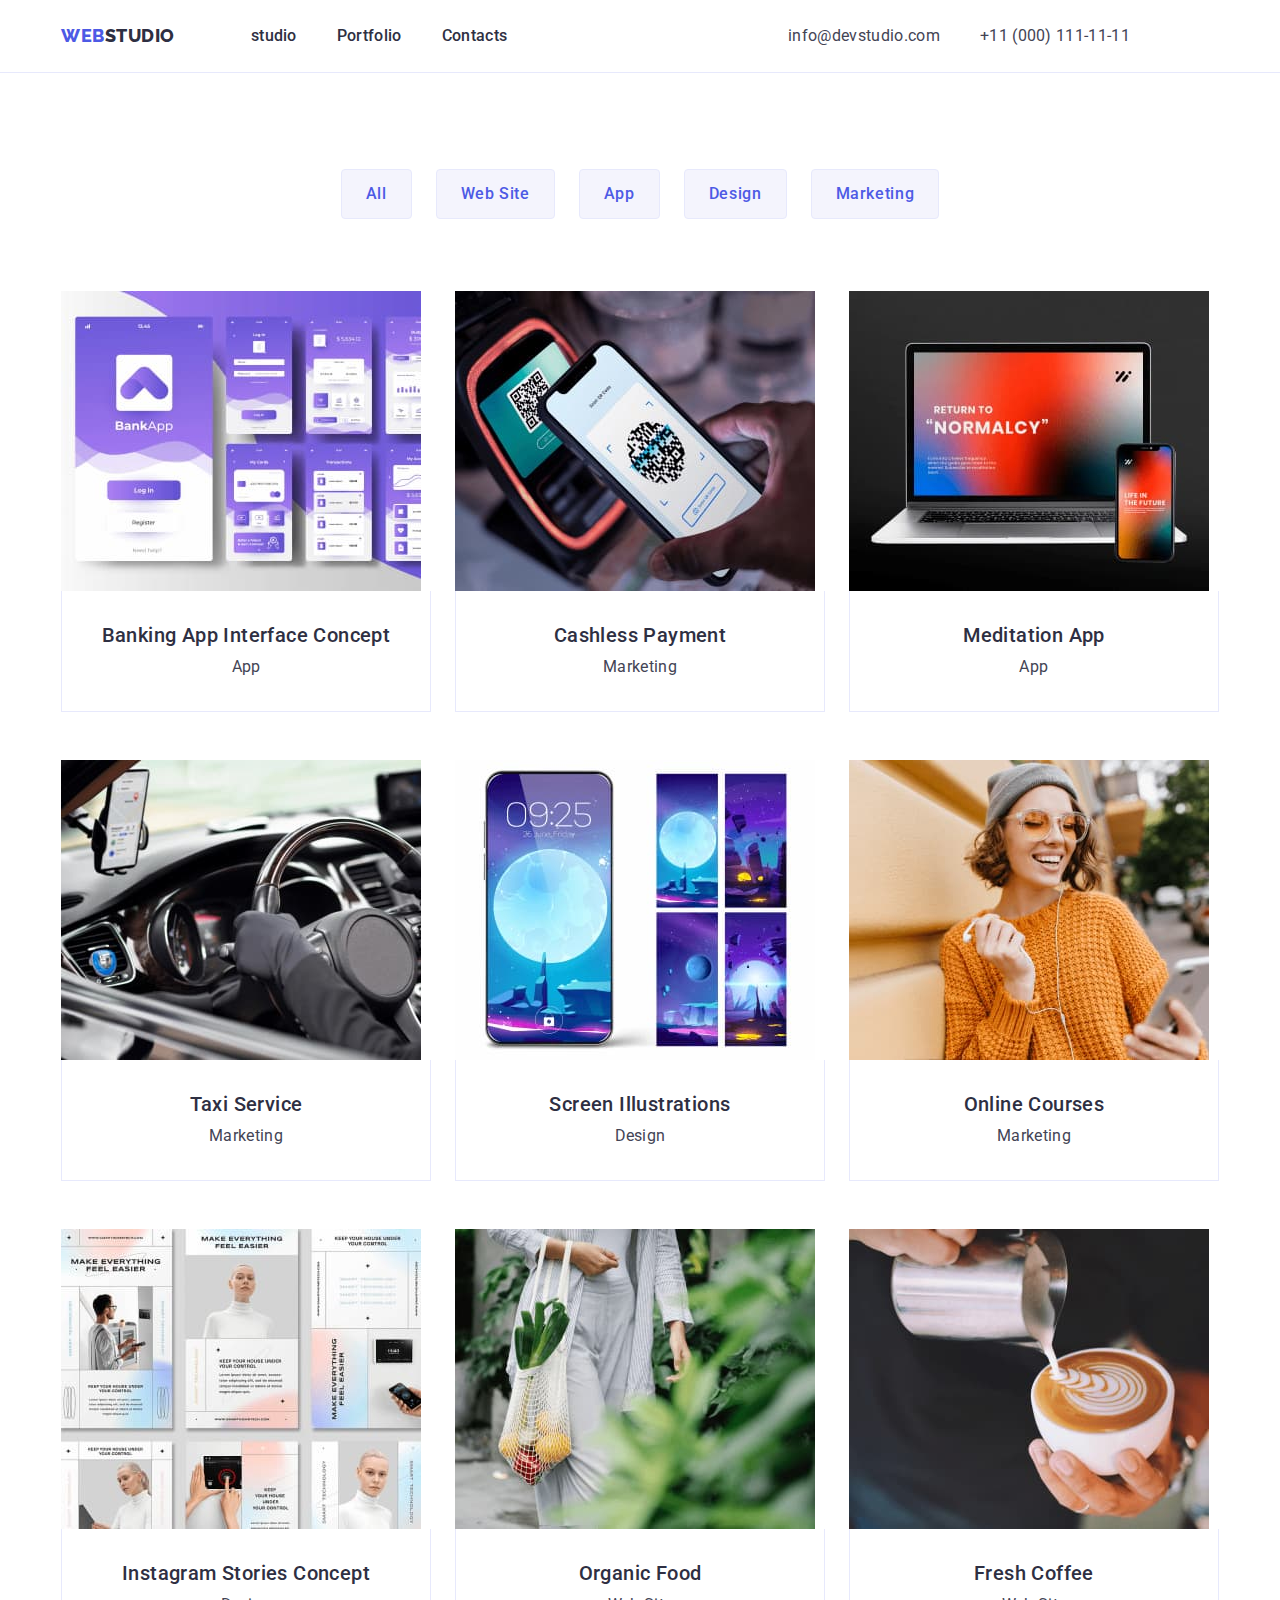
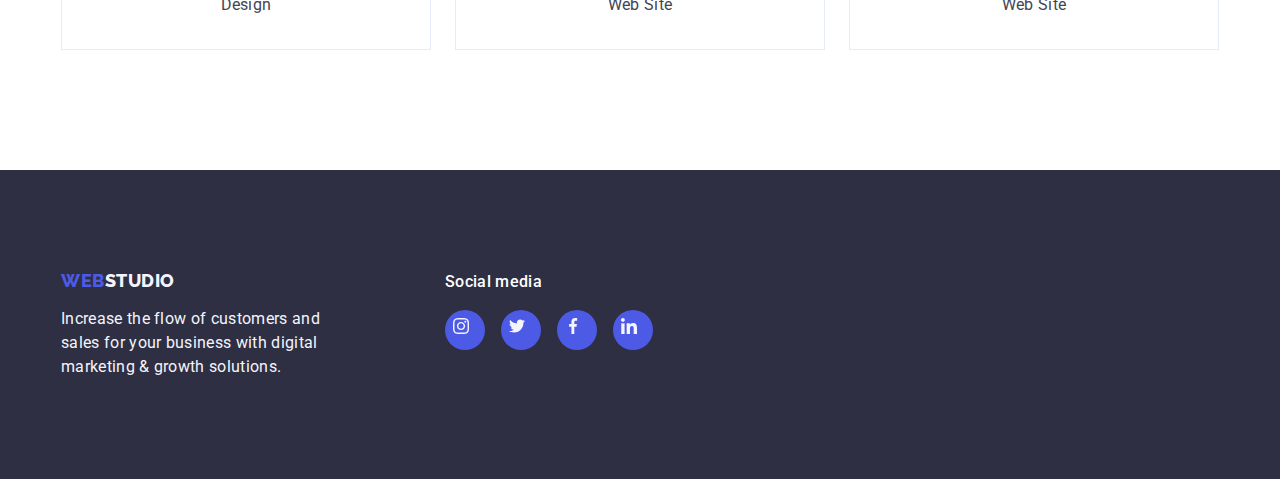
<file: portfolio.html>
<!DOCTYPE html>
<html lang="en">
  <head>
    <meta charset="UTF-8" />
    <meta name="viewport" content="width=device-width, initial-scale=1.0" />
    <title>Document</title>

    <link rel="preconnect" href="https://fonts.gstatic.com" />
    <link rel="preconnect" href="https://fonts.googleapis.com" />
    <link rel="preconnect" href="https://fonts.googleapis.com" />
    <link rel="preconnect" href="https://fonts.gstatic.com" crossorigin />
    <link
      href="https://fonts.googleapis.com/css2?family=Raleway:wght@100&family=Roboto:ital,wght@1,300&display=swap"
      rel="stylesheet"
    />
    <link rel="preconnect" href="https://fonts.googleapis.com" />
    <link rel="preconnect" href="https://fonts.gstatic.com" crossorigin />
    <link
      href="https://fonts.googleapis.com/css2?family=Raleway:wght@100&family=Roboto:ital,wght@1,300&display=swap"
      rel="stylesheet"
    />

    <link rel="stylesheet" href=" ./css/modern-normalize.min.css" />
    <link rel="stylesheet" href="./css/style.css" />
  </head>

  <body>
    <header class="portfolio-header">
      <div class="container-header container">
        <nav class="nav-header">
          <a href="./index.html" class="nav_portfolio link"
            >Web<span class="studioport">Studio</span></a
          >
          <ul class="list menu">
            <li class="list">
              <a class="linknav link" href="./index.html">studio</a>
            </li>
            <li class="list">
              <a class="linknav link" href="./portfolio.html">Portfolio</a>
            </li>
            <li class="list">
              <a class="linknav link" href="">Contacts</a>
            </li>
          </ul>
        </nav>
        <address class="addr">
          <ul class="addr-list list">
            <li class="list">
              <a class="contact link" href="mailto:info@devstudio.com"
                >info@devstudio.com</a
              >
            </li>
            <li class="list">
              <a class="contact link" href="tel:+110001111111"
                >+11 (000) 111-11-11</a
              >
            </li>
          </ul>
        </address>
      </div>
    </header>
    <main>
      <!-- section 1 -->
      <section class="portfolio-section">
        <div class="container">
          <h1 class="visually-hidden">Header 1</h1>
          <ul class="list-portfolio">
            <li class="section1_portfolio">
              <button class="btnp" type="button">All</button>
            </li>
            <li class="section1_portfolio">
              <button class="btnp" type="button">Web Site</button>
            </li>
            <li class="section1_portfolio">
              <button class="btnp" type="button">App</button>
            </li>
            <li>
              <button class="btnp" type="button">Design</button>
            </li>
            <li class="section1_portfolio">
              <button class="btnp" type="button">Marketing</button>
            </li>
          </ul>

          <!-- second list -->

          <ul class="portfolio-secondlist">
            <li class="fil">
              <a class="link" href="">
                <img src="./images/Bankingapp.jpg" alt=" bank" width="360" />
                <div class="application-namecategory">
                  <h2 class="sectwo">Banking App Interface Concept</h2>
                  <p class="parone">App</p>
                </div>
              </a>
            </li>

            <li class="fil">
              <a class="link" href="">
                <img
                  src="./images/Cashlesspayment.jpg"
                  alt=" cash"
                  width="360"
                />
                <div class="application-namecategory">
                  <h2 class="sectwo">Cashless Payment</h2>
                  <p class="parone">Marketing</p>
                </div>
              </a>
            </li>

            <li class="fil">
              <a class="link" href="">
                <img
                  src="./images/meditationapp.jpg"
                  alt=" meditation"
                  width="360"
                />
                <div class="application-namecategory">
                  <h2 class="sectwo">Meditation App</h2>
                  <p class="parone">App</p>
                </div>
              </a>
            </li>
            <li class="fil">
              <a class="link" href="">
                <img src="./images/Taxiservice.jpg" alt=" taxi" width="360" />
                <div class="application-namecategory">
                  <h2 class="sectwo">Taxi Service</h2>
                  <p class="parone">Marketing</p>
                </div>
              </a>
            </li>

            <li class="fil">
              <a class="link" href="">
                <img
                  src="./images/screenillustration.jpg"
                  alt="illustration"
                  width="360"
                />
                <div class="application-namecategory">
                  <h2 class="sectwo">Screen Illustrations</h2>
                  <p class="parone">Design</p>
                </div>
              </a>
            </li>

            <li class="fil">
              <a class="link" href="">
                <img
                  src="./images/Onlinecourses.jpg"
                  alt=" online"
                  width="360"
                />
                <div class="application-namecategory">
                  <h2 class="sectwo">Online Courses</h2>
                  <p class="parone">Marketing</p>
                </div>
              </a>
            </li>

            <li class="fil">
              <a class="link" href="">
                <img
                  src="./images/Instragramstoriesconcept.jpg"
                  alt=" IGstories"
                  width="360"
                />
                <div class="application-namecategory">
                  <h2 class="sectwo">Instagram Stories Concept</h2>
                  <p class="parone">Design</p>
                </div>
              </a>
            </li>

            <li class="fil">
              <a class="link" href="">
                <img
                  src="./images/Organincfood.jpg"
                  alt="Organic"
                  width="360"
                />
                <div class="application-namecategory">
                  <h2 class="sectwo">Organic Food</h2>
                  <p class="parone">Web Site</p>
                </div>
              </a>
            </li>

            <li class="fil">
              <a class="link" href="">
                <img src="./images/Freshcoffee.jpg" alt="Fresh" width="360" />
                <div class="application-namecategory">
                  <h2 class="sectwo">Fresh Coffee</h2>
                  <p class="parone">Web Site</p>
                </div>
              </a>
            </li>
          </ul>
        </div>
      </section>
    </main>

    <footer class="footer">
      <div class="footer-element container">
        <div class="footer-logo">
          <a href="./index.html" class="ftl link"
            >Web<span class="ftrp">Studio</span></a
          >
          <p class="ftr_paragraph">
            Increase the flow of customers and sales for your business with
            digital marketing & growth solutions.
          </p>
        </div>
        <div class="socialmedia-footer">
          <p class="socialmediatext-footer">Social media</p>
          <ul class="footer-ul list">
            <li class="firstlist-footer">
              <a href="#" class="sociallink-footer">
                <svg class="socialfooter-svg" width="24" height="24">
                  <use href="./images/icons.svg#instragram"></use>
                </svg>
              </a>
            </li>

            <li class="firstlist-footer">
              <a href="#" class="sociallink-footer">
                <svg class="socialfooter-svg" width="24" height="24">
                  <use href="./images/icons.svg#twitter"></use>
                </svg>
              </a>
            </li>

            <li class="firstlist-footer">
              <a href="#" class="sociallink-footer">
                <svg class="socialfooter-svg" width="24" height="24">
                  <use href="./images/icons.svg#facebook"></use>
                </svg>
              </a>
            </li>

            <li class="firstlist-footer">
              <a href="#" class="sociallink-footer">
                <svg class="socialfooter-svg" width="24" height="24">
                  <use href="./images/icons.svg#linledin"></use>
                </svg>
              </a>
            </li>
          </ul>
        </div>
      </div>
    </footer>
  </body>
</html>
</file>
<file: css/style.css>
:root {
  --iris-color: #4d5ae5;
  --navyblue-color: #2e2f42;
  --slate-color: #434455;
  --white-color: #ffffff;
  --cloud-color: #f4f4fd;
  --ocean-color: #404bbf;
  --cornflower-color: #e7e9fc;

  --main-color: #434455;
  --main-color2: #2e2f42;
  --main-color3: #404bbf;
  --font-family1: 'Roboto', sans-serif;
  --font-family2: 'Raleway', sans-serif;
}

/* CSS Reset */
p,
h1,
h2,
h3,
h4,
h5,
h6 {
  margin: 0;
}
ul,
ol {
  margin: 0;
  padding: 0;
}
img {
  display: block;
}
/* END of CSS Reset */

.index-header {
  border-bottom: 1px solid #e7e9fc;
  box-shadow: 0px 2px 1px rgba(46, 47, 66, 0.08),
    0px 1px 1px 0px rgba(46, 47, 66, 0.16), 0px 1px 6px rgba(46, 47, 66, 0.08);
}
body {
  font-family: 'Roboto', sans-serif;
  color: #434455;
  background-color: #ffffff;
}
/* index body css */
.container-header {
  display: flex;
}

/* container */
.container {
  width: 1158px;
  margin: 0 auto;
  padding: 0 15px;
}

.nav-header {
  display: flex;
  align-items: center;
}
.studio {
  color: #2e2f42;
}

.studio_list {
  font-weight: 500;
  font-size: 16px;
  line-height: 1.5;
  letter-spacing: 0.02em;
  color: #2e2f42;
}
.studioport {
  color: #2e2f42;
}
ul {
  list-style-type: none;
}
/* index and portfolio nav  menu on header */
.menu {
  display: flex;
  gap: 40px;
}
.linknav {
  font-weight: 500;
  font-size: 16px;
  line-height: 1.5;
  letter-spacing: 0.02em;
  color: #2e2f42;
  padding: 24px 0;
}
.linknav:hover {
  color: #404bbf;
}
.linknav:focus {
  color: #404bbf;
}

address {
  font-style: normal;
}
.addr-list {
  display: flex;
  gap: 40px;
}

.contact {
  display: block;
  padding: 24px 0;

  line-height: 1.5;
  letter-spacing: 0.02em;
  color: #434455;
  gap: 40px;
}
.contact:hover {
  color: #404bbf;
}
.contact:focus {
  color: #404bbf;
}
.contacts {
  list-style: none;
}
/* logo css */
.web {
  font-family: 'Raleway', sans-serif;
  font-weight: 800;
  font-size: 18px;
  line-height: 1.17;
  letter-spacing: 0.03em;
  text-transform: uppercase;
  color: #4d5ae5;
  margin-right: 76px;
}
.link {
  text-decoration: none;
  display: block;
}
.link:hover {
  box-shadow: 0px 1px 6px rgba(46, 47, 66, 0.08),
    0px 1px 1px rgba(46, 47, 66, 0.16), 0px 2px 1px rgba(46, 47, 66, 0.08);
}
.link:focus {
  box-shadow: 0px 1px 6px rgba(46, 47, 66, 0.08),
    0px 1px 1px rgba(46, 47, 66, 0.16), 0px 2px 1px rgba(46, 47, 66, 0.08);
}

.list {
  list-style: none;
}

.sectionf-container {
  display: flex;
  flex-direction: column;
  align-items: center;
}
.sectf {
  padding-top: 188px;
  padding-bottom: 188px;
  background-image: linear-gradient(
      rgba(46, 47, 66, 0.7),
      rgba(46, 47, 66, 0.7)
    ),
    url(../images/people-office.jpg);
  max-width: 1440px;
  background-repeat: no-repeat;
  background-position: center;
  background-size: cover;
  background-color: #2e2f42;
}

.sec-head {
  font-size: 56px;
  line-height: 1.07;
  text-align: center;
  letter-spacing: 0.02em;
  color: #ffffff;
  max-width: 496px;
}

.btn-sec {
  background-color: #4d5ae5;
  font-family: 'Roboto', sans-serif;
  font-weight: 500;
  font-size: 16px;
  line-height: 1.5;
  letter-spacing: 0.04em;
  color: #ffffff;
  cursor: pointer;
  display: block;
  min-width: 169px;
  height: 56px;
  border: none;
  background-color: #4d5ae5;
  border-radius: 4px;
  cursor: pointer;
}
.btn-sec:hover {
  background-color: #404bbf;
}
.btn-sec:focus {
  background-color: #404bbf;
}
.sect-two {
  padding: 120px 0;
}
/* section 2 index */

.icon-indexsectwo {
  width: 264px;
  height: 112px;
  display: flex;
  align-items: center;
  justify-content: center;
  height: 112px;
  background-color: #f4f4fd;
  border-radius: 4px;
  margin-bottom: 8px;
}

/* .sectwo-strategyicon-svg {
  width: 64;
  height: 64;
} */
.head-sectiontwo {
  margin-bottom: 8px;
}
.list-sectwo {
  display: flex;
  gap: 24px;
}
.sectwo {
  font-weight: 500;
  font-size: 20px;
  line-height: 1.2;
  letter-spacing: 0.02em;
  color: #2e2f42;
  text-align: center;
  margin-bottom: 8px;
}
/* section three index */
.sec-three {
  padding-bottom: 120px;
}
.hsectree {
  font-size: 36px;
  line-height: 1.11;
  text-align: center;
  letter-spacing: 0.02em;
  text-transform: capitalize;
  color: #2e2f42;
  margin-bottom: 72px;
}
.list-secthree {
  display: flex;
  gap: 24px;
}

/* paragraph */
.parone {
  font-size: 16px;
  line-height: 1.5;
  letter-spacing: 0.02em;
  color: #434455;
  text-align: center;
}
/* section four index */

.sec-fournp {
  padding: 32px 0;
}

.list-four {
  display: flex;
  gap: 24px;
}
.sec-four {
  background-color: #f4f4fd;
  padding: 120px 0;
}

.socialmedia {
  display: flex;
  justify-content: center;
  gap: 24px;
}
.socialmedia-list {
  width: 40px;
  height: 40px;
}

.ourteam-socialmedia {
  width: 100%;
  height: 100%;
  background-color: #4d5ae5;
  border-radius: 50%;
  display: flex;
  align-items: center;
  justify-content: center;
}
.ourteam-socialmedia:hover {
  background-color: #404bbf;
}
.ourteam-socialmedia:focus {
  background-color: #404bbf;
}

.ourteam-svg {
  fill: #f4f4fd;
}

/* fifth section */

.section {
  padding-top: 120px;
  padding-bottom: 120px;
}

.fifthsection-header {
  font-size: 36px;
  line-height: 1.11;
  color: #2e2f42;
  margin-bottom: 72px;
}

.fifthsection-list {
  display: flex;
  gap: 24px;
}
.fifthsection-item {
  width: calc((100% - 120px) / 6);
  height: 88px;
}
.fifthsection-link {
  width: 100%;
  height: 100%;
  border: 1px solid #8e8f99;
  border-radius: 4px;
  display: flex;
  align-items: center;
  justify-content: center;
  color: #8e8f99;
}
.fifthsection-link:hover {
  border-color: #404bbf;
  color: #404bbf;
}
.fifthsection-link:focus {
  border-color: #404bbf;
  color: #404bbf;
}

.fifthsection-item {
  fill: currentColor;
}
/* footer index */
.firstl {
  background-color: #ffffff;
  box-shadow: 0px 1px 6px rgba(46, 47, 66, 0.08),
    0px 1px 1px rgba(46, 47, 66, 0.16), 0px 2px 1px rgba(46, 47, 66, 0.08);
}
.footer {
  background-color: #2e2f42;
  padding: 100px 0;
}
.ftl {
  font-family: 'Raleway', sans-serif;
  font-weight: 800;
  font-size: 18px;
  line-height: 1.17;
  letter-spacing: 0.03em;
  text-transform: uppercase;
  color: #4d5ae5;
  display: inline-block;
  margin-bottom: 16px;
}
.footer-element {
  display: flex;
  align-items: baseline;
}
.footer-logo {
  margin-right: 120px;
}
.socialmedia-footer {
}
.socialmediatext-footer {
  font-weight: 500;
  font-size: 16px;
  line-height: 1.5;
  letter-spacing: 0.02em;
  color: #ffffff;
  margin-bottom: 16px;
}
.footer-ul {
  display: flex;
  gap: 16px;
}
.firstlist-footer {
  height: 40px;
  width: 40px;
}

.firstlist-footer:focus {
  background-color: #31d0aa;
}
.socialfooter-svg {
  fill: #f4f4fd; 
  
}

.socialfooter-svg svg {
  fill: currentColor;
}
.sociallink-footer {
  width: 100%;
  height: 100%;
  background-color: #4d5ae5;
  border-radius: 50%;
  display: flex;
  align-items: center;
  justify-content: center;
}
.sociallink-footer:hover {
  background-color: #31d0aa;
}
.sociallink-footer:focus {
  background-color: #31d0aa;
}

/* this content is portfolio */

/* portfolio header */
.portfolio-header {
  border-bottom: 1px solid #e7e9fc;
}

.nav_portfolio {
  font-family: 'Raleway', sans-serif;
  font-weight: 800;
  font-size: 18px;
  line-height: 1.17;
  letter-spacing: 0.03em;
  text-transform: uppercase;
  color: #4d5ae5;
  margin-right: 76px;
}

.addr {
  font-style: normal;
  position: absolute;
  right: 150px;
}

/* .portcon { 
  font-size: 16px;
  line-height: 1.5;
  letter-spacing: 0.02em;
  color: #434455;
}
.portcon:hover {
  color: #404bbf;
}
.portcon:focus {
  color: #404bbf;
}*/
/* porfolio main section */

/* for the section 1 in the main of the portfolio */

.portfolio-secondlist {
  display: flex;
  flex-wrap: wrap;
  column-gap: 24px;
  row-gap: 48px;
}

.fil {
  width: calc((100% - 48px) / 3);
}

.listing-index {
  width: calc((100% - 72px) / 4);
}
.list-list {
  width: calc((100% - 48px) / 3);
}

.firstlist-sectionfour {
  width: calc((100% - 72px) / 4);
  border-radius: 0px 0px 4px 4px;
}
.application-namecategory {
  padding: 32px 16px;
  border: 1px solid #e7e9fc;
  border-top: none;
}
.application-namecategory h2 {
  margin-bottom: 8px;
}

.list-portfolio {
  display: flex;
  justify-content: center;
  gap: 24px;
  margin-bottom: 72px;
}

.portfolio-section {
  padding: 96px 0 120px 0;
}

.section1_portfolio {
  list-style: none;
}
.btnp {
  font-family: 'Roboto', sans-serif;
  font-weight: 500;
  font-size: 16px;
  line-height: 1.5;
  letter-spacing: 0.04em;
  color: #4d5ae5;
  background-color: #f4f4fd;
  cursor: pointer;
  padding: 12px 24px;
  border: 1px solid #e7e9fc;
  border-radius: 4px;
}
.btnp:hover {
  color: #ffffff;
  background-color: #404bbf;
  border: 1px solid transparent;
  box-shadow: 0px 3px 1px rgba(0, 0, 0, 0.1), 0px 2px 1px rgba(0, 0, 0, 0.08),
    0px 2px 2px rgba(0, 0, 0, 0.12);
}
.btnp:focus {
  color: #ffffff;
  background-color: #404bbf;
  border: 1px solid transparent;
  box-shadow: 0px 3px 1px rgba(0, 0, 0, 0.1), 0px 2px 1px rgba(0, 0, 0, 0.08),
    0px 2px 2px rgba(0, 0, 0, 0.12);
}
.portfolio-firstlist {
  width: 370px;
}

/* portfolio image Header and paragraph */
.ftrp {
  color: #f4f4fd;
}

/* footer for index and portfolio */
.ftr_paragraph {
  line-height: 1.5;
  color: #f4f4fd;
  letter-spacing: 0.02em;
  max-width: 264px;
}
/* visibility-hidden */

.visually-hidden {
  position: absolute;
  width: 1px;
  height: 1px;
  margin: -1px;
  border: 0;
  padding: 0;
  white-space: nowrap;
  clip-path: inset(100%);
  clip: rect(0 0 0 0);
  overflow: hidden;
}

/* global */
img {
  display: block;
}

/* footer social meadia icon */
.socialfooter-svg Svg {
}
</file>
